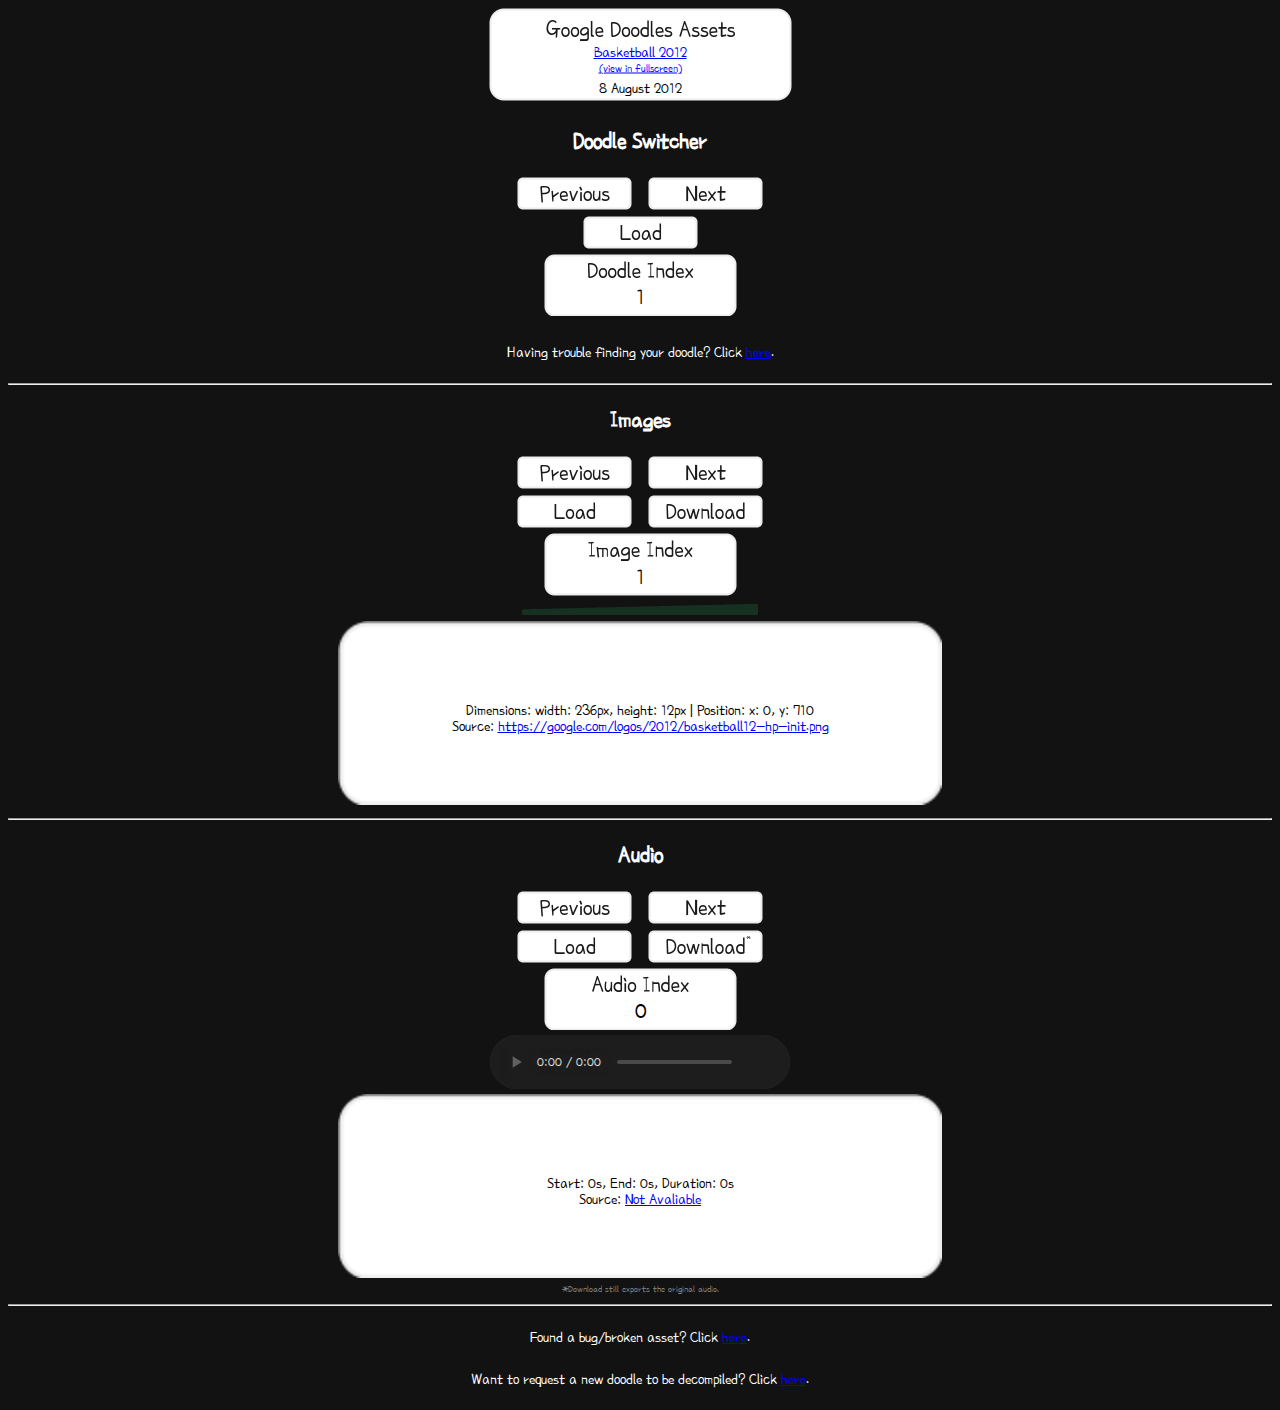
<file: google/index.html>
<!DOCTYPE html>
<html>
	<head>
		<meta charset="UTF-8">
		<title>Google Doodle Assets</title>
	</head>

	<body>
		<div class="doodleBackground">
			<img src="./assets/main/title.png" alt="Title">
			<div class="doodleName"><a id="doodleSourceAnchor"><span id="doodleSource"></span></a></div>
			<div class="doodleFullScreen"><a id="doodleFullScreen">(view in fullscreen)</a></div>
			<div class="doodleDate"><span id="doodleDate"></span></div>
		</div>

		<div><h2>Doodle Switcher</h2></div>

		<div>
			<button class="previousDoodle"><img src="./assets/main/previous.png" alt="Previous"></button>
			<button class="nextDoodle"><img src="./assets/main/next.png" altt="Next"></button>
		</div>
		<div><button class="loadDoodle"><img src="./assets/main/load.png" alt="Load"></button></div>

		<div class="inputBackground">
			<img src="./assets/main/inputDoodle.png" alt="Input">
			<div class="inputBox"><input type="number" id="doodleIndex"></div>
		</div>
		
		<h4>Having trouble finding your doodle? Click <a href="tracker.html">here</a>.</h4>

		<hr>

		<div><h2>Images</h2></div>

		<div>
			<button class="previousImage"><img src="./assets/main/previous.png" alt="Previous"></button>
			<button class="nextImage"><img src="./assets/main/next.png" alt="Next"></button>
		</div>
		<div>
			<button class="loadImage"><img src="./assets/main/load.png" alt="Load"></button>
			<button class="downloadImage"><img src="./assets/main/downloadImage.png" alt="Download"></button>
		</div>

		<div class="inputBackground">
			<img src="./assets/main/inputImage.png" alt="Input">
			<div class="inputBox"><input type="number" id="imageIndex"></div>
		</div>

		<canvas id="image"></canvas>

		<div class="informationBackground">
			<img src="./assets/main/information.png" alt="Information">
			<div class="informationImageProperties">
				Dimensions: 
					width: <span id="imageWidth"></span>px, 
					height: <span id="imageHeight"></span>px | 
				Position: 
					x: <span id="imageX"></span>, 
					y: <span id="imageY"></span>
			</div>

			<div class="informationImageSource">
				Source: <a id="imageSourceAnchor"><span id="imageSource"></span></a>
			</div>
		</div>

		<hr>

		<div><h2>Audio</h2></div>

		<div>
			<button class="previousAudio"><img src="./assets/main/previous.png" alt="Previous"></button>
			<button class="nextAudio"><img src="./assets/main/next.png" alt="Next"></button>
		</div>
		<div>
			<button class="loadAudio"><img src="./assets/main/load.png" alt="Load"></button>
			<button class="downloadAudio"><img src="./assets/main/downloadAudio.png" alt="Download"></button>
		</div>

		<div class="inputBackground">
			<img src="./assets/main/inputAudio.png" alt="Input">
			<div class="inputBox"><input type="number" id="audioIndex"></div>
		</div>

		<audio id="audio" preload="auto" controls controlsList="nodownload noplaybackrate" autoplay></audio>

		<div class="informationBackground">
			<img src="./assets/main/information.png" alt="Information">
			<div class="informationAudioProperties">
				Start: 
					<span id="audioStart"></span>s, 
				End: 
					<span id="audioEnd"></span>s, 
				Duration:
					<span id="audioDuration"></span>s
			</div>
			
			<div class="informationAudioSource">
				Source: <a id="audioSourceAnchor"><span id="audioSource"></span></a>
			</div>
		</div>

		<div class="notice">*Download still exports the original audio.</div>
		
		<hr>
		
		<h4>Found a bug/broken asset? Click <a href="https://github.com/Praquron/praquron.github.io/issues/new">here</a>.</h4>
		<h4>Want to request a new doodle to be decompiled? Click <a href="submission.html">here</a>.</h4>

		<link rel="stylesheet" href="styles.css">
		<script src="data.js"></script>
		<script src="scripts.js"></script>
	</body>
</html>
</file>
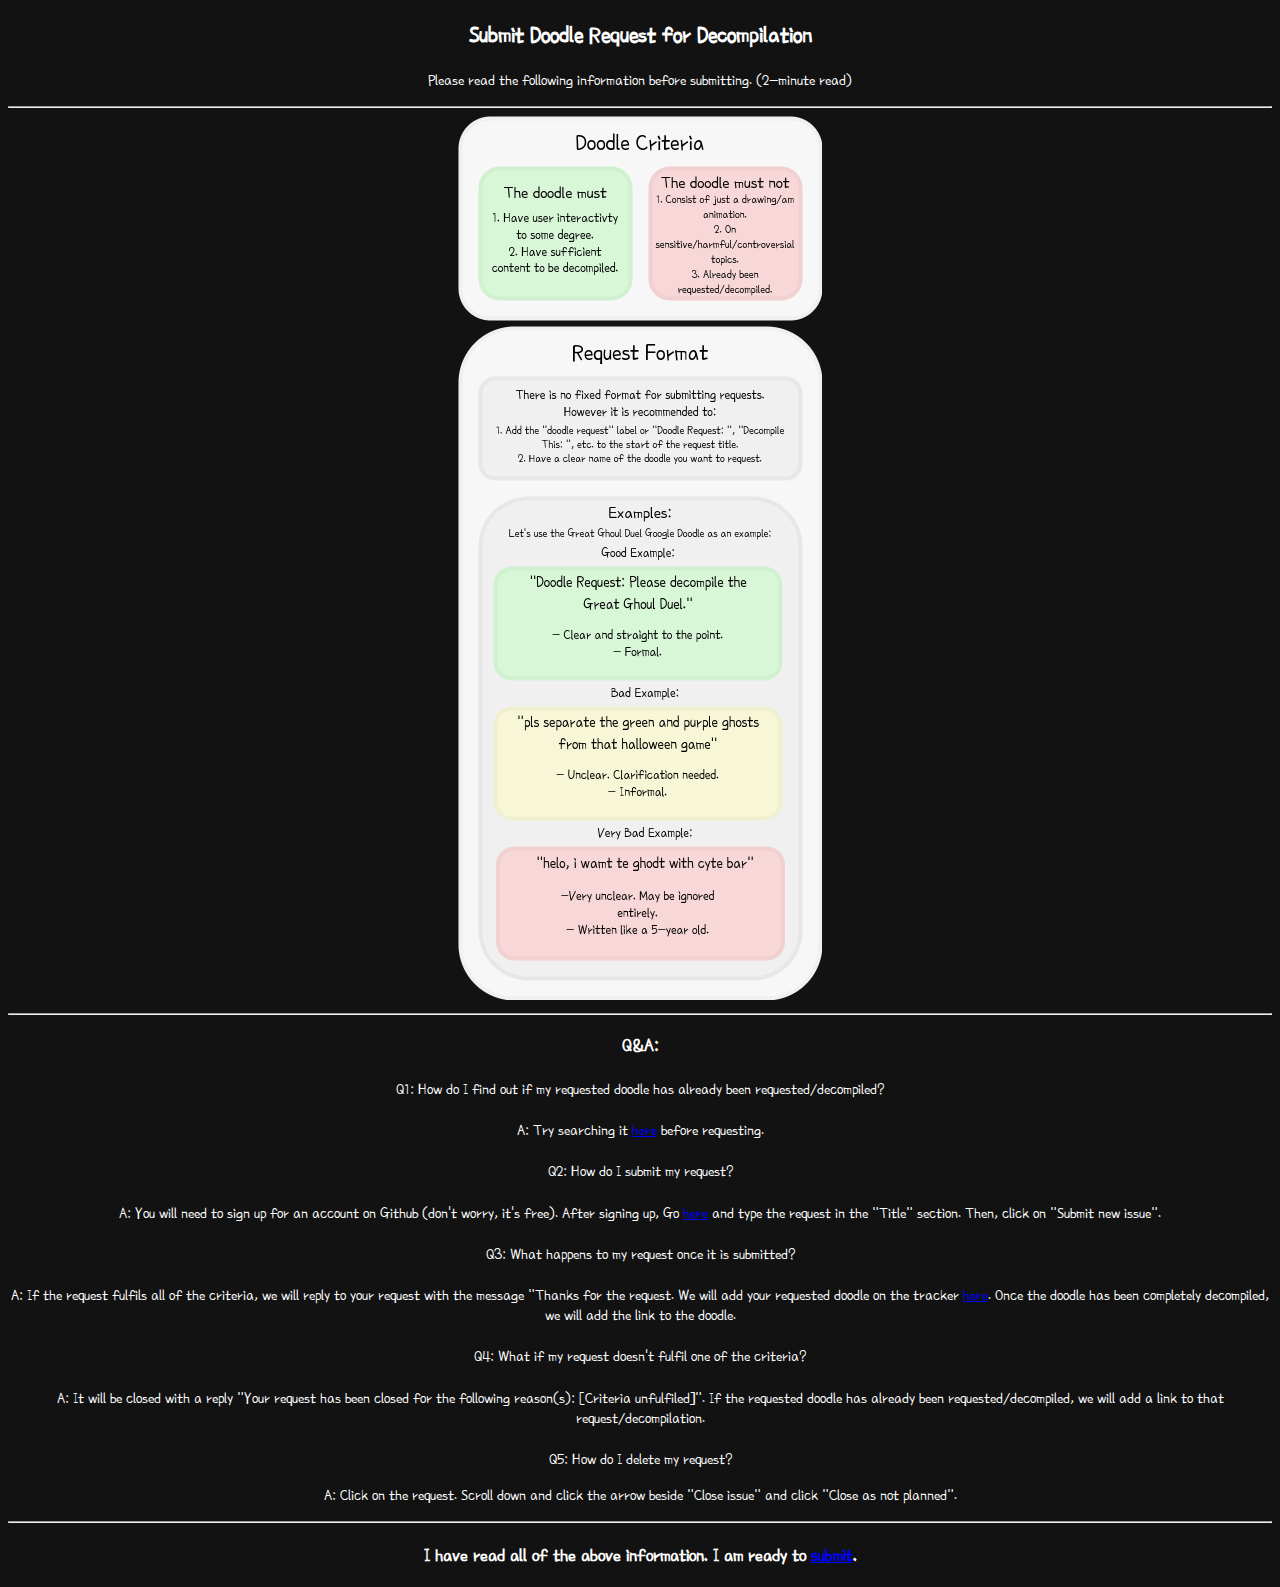
<file: google/submission.html>
<!DOCTYPE html>
<html>
	<head>
		<meta charset="UTF-8">
		<title>Submit Doodle Request for Decompilation</title>
	</head>
	
	<body>
		<div class="tracker">
			<h2>Submit Doodle Request for Decompilation</h2>
			<p>Please read the following information before submitting. (2-minute read)</p>

			<hr>
			
			<div><img src="./assets/main/doodle.png" alt="Doodle Criteria"></div>
			<div><img src="./assets/main/request.png" alt="Request Format"></div>

			<hr>

			<h3>Q&A: </h3>
				<h4>Q1: How do I find out if my requested doodle has already been requested/decompiled?</h4>
					<p>A: Try searching it <a href="tracker.html">here</a> before requesting.</p>

				<h4>Q2: How do I submit my request?</h4>
					<p>A: You will need to sign up for an account on Github (don't worry, it's free). After signing up, Go <a href="https://github.com/Praquron/praquron.github.io/issues/new">here</a> and type the request in the "Title" section. Then, click on "Submit new issue".</p>	

				<h4>Q3: What happens to my request once it is submitted?</h4>
					<p>A: If the request fulfils all of the criteria, we will reply to your request with the message "Thanks for the request. We will add your requested doodle on the tracker <a href="https://praquron.github.com/google/tracker.html">here</a>. Once the doodle has been completely decompiled, we will add the link to the doodle.</p>

				<h4>Q4: What if my request doesn't fulfil one of the criteria?</h4>
					<p>A: It will be closed with a reply "Your request has been closed for the following reason(s): [Criteria unfulfiled]". If the requested doodle has already been requested/decompiled, we will add a link to that request/decompilation.<p>

				<h4>Q5: How do I delete my request?</4>
					<p>A: Click on the request. Scroll down and click the arrow beside "Close issue" and click "Close as not planned".</p>

			<hr>

			<h3>I have read all of the above information. I am ready to <a href="https://github.com/Praquron/praquron.github.io/issues/new">submit</a>.</h3>
		</div>
			
		<link rel="stylesheet" href="styles.css">
	</body>
</html>
</file>
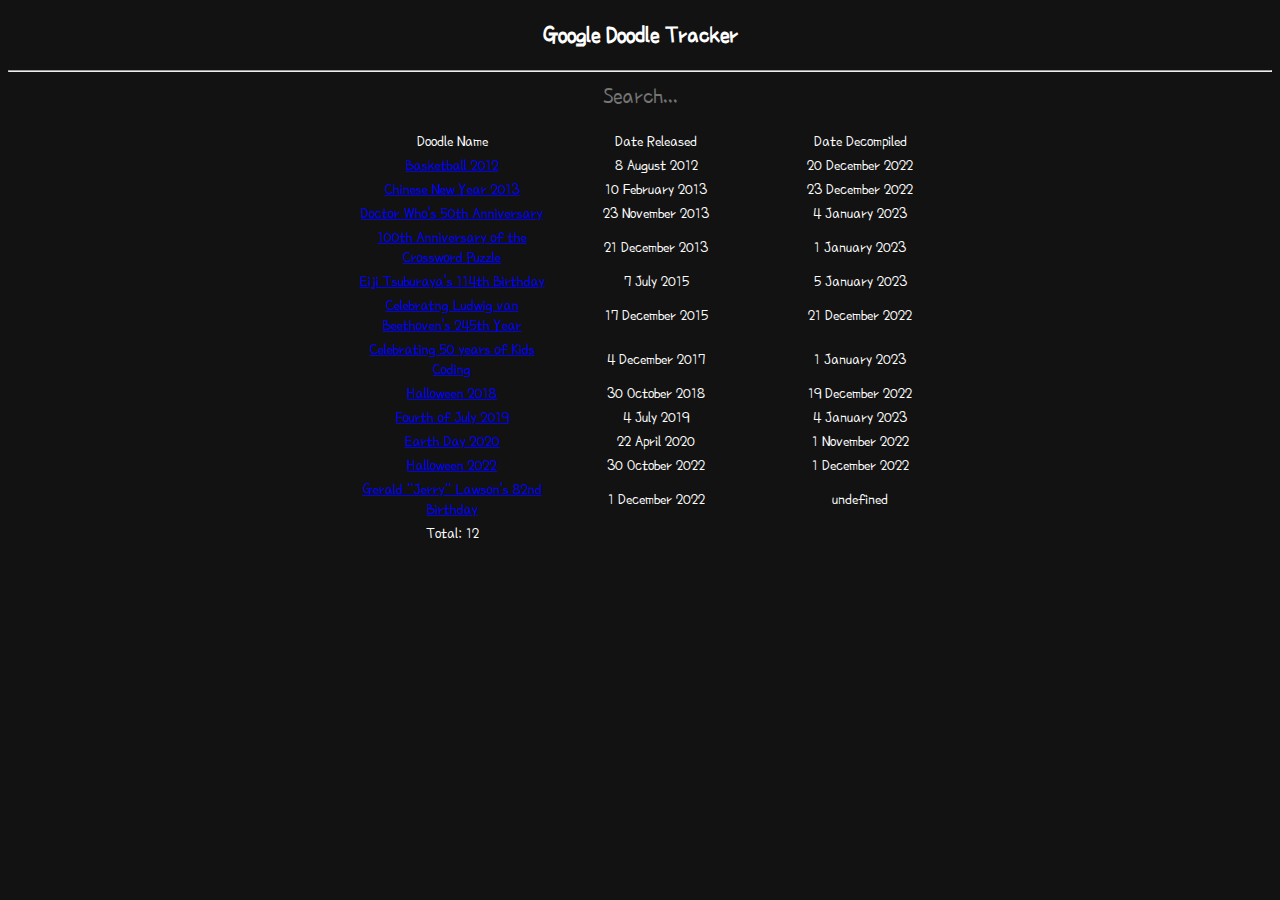
<file: google/tracker.html>
<!DOCTYPE html>
<html>
	<head>
		<meta charset="UTF-8">
		<title>Google Doodle Tracker</title>
	</head>
	
	<body>
		<h2>Google Doodle Tracker</h2>
		
		<hr>
		
		<div class="search">
			<input class="searchInput" id="searchInput" type="text" placeholder="Search...">
			<table id="doodles"></table>
		</div>
		
		<link rel="stylesheet" href="styles.css">
		<script src="data.js"></script>
		<script src="tracker.js"></script>
	</body>
</html>
</file>
<file: google/styles.css>
@import url(https://fonts.googleapis.com/css?family=Poor+Story);

html {
	color-scheme: dark;
	margin: 0;
	padding: 0;
	color: transparent;
	border: none;
	border-color: transparent;
	background: none;
	background-color: transparent;
	outline: none;
	text-align: center;
	text-decoration: none;
	font-family: "Poor Story";
	font-size: auto;
	font-weight: normal;
}

a {
	max-width: 100vw;
	color: blue;
	text-align: center;
}
a:link {
	color: blue;
}
a:visited {
	color: indigo;
}
a:hover {
	text-decoration: underline;
}
a:active {
	color: red;
	text-decoration: underline;
}

audio::-webkit-media-controls-panel {
	background-color: rgb(29, 29, 29);
}
audio::-webkit-media-controls-play-button {
	border-radius: 50%;
}
audio::-webkit-media-controls-play-button:hover {
	background-color: rgb(38, 38, 38);
}
audio::-webkit-media-controls-mute-button {
	display: none;
	-webkit-appearance: none;
	margin: 0;
}
audio::-webkit-media-controls-volume-slider {
	display: none;
	-webkit-appearance: none;
	margin: 0;
}
audio::-webkit-media-controls-current-time-display {
	font-family: "Poor Story";
}
audio::-webkit-media-controls-time-remaining-display {
	font-family: "Poor Story";
}

button {
	color: transparent;
	border: none;
	border-color: transparent;
	background: none;
	background-color: transparent;
	outline: none;
	cursor: pointer;
}

div.wrapper {
	display: flex;
	flex-direction: column;
}

h2 {
	color: white;
	font-weight: bold;
}
h4 {
	color: white;
	font-weight: normal;
}

input {
	width: 160px;
	max-width: 100vw;
	color: black;
	border: none;
	border-color: transparent;
	background: none;
	background-color: transparent;
	outline: none;
	text-align: center;
	font-family: "Poor Story";
	font-size: 24px;
}
input::-webkit-outer-spin-button {
	display: none;
	-webkit-appearance: none;
	margin: 0;
}
input::-webkit-inner-spin-button {
	display: none;
	-webkit-appearance: none;
	margin: 0;
}

span {
	max-width: 100vw;
	border: none;
	border-color: transparent;
	background: none;
	background-color: transparent;
	outline: none;
	text-align: center;
	font-family: "Poor Story";
}

table {
	margin: 16px;
	position: absolute;
	transform: translateX(-50%);
	left: 50%;
}
table td:nth-child(1) {
	min-width: 200px;
}
table td:nth-child(2) {
	min-width: 200px;
}
table td:nth-child(3) {
	min-width: 200px;
}

.inputBackground {
	position: relative;
	max-width: 100vw;
}
.inputBox {
	position: absolute;
	transform: translate(-50%, 50%);
	left: 50%;
	bottom: 24px;
	width: 100%;
	color: transparent;
	border: none;
	border-color: none;
	outline: none;
	background: none;
	background-color: transparent; 
}

.doodleBackground {
	position: relative;
	max-width: 100vw;
}
.doodleName {
	position: absolute;
	transform: translate(-50%, 50%);
	left: 50%;
	bottom: 54px;
	width: 300px;
	max-width: 100vw;
	font-size: 16px;
}
.doodleFullScreen {
	position: absolute;
	transform: translate(-50%, 50%);
	left: 50%;
	bottom: 38px;
	width: 300px;
	max-width: 100vw;
	font-size: 12px;
}
.doodleDate {
	position: absolute;
	transform: translate(-50%, 50%);
	left: 50%;
	bottom: 18px;
	width: 300px;
	max-width: 100vw;
	color: black;
	font-size: 16px;
}

.informationBackground {
	position: relative;
	max-width: 100vw;
}
.informationImageProperties {
	position: absolute;
	transform: translate(-50%, 50%);
	left: 50%;
	bottom: 100px;
	width: 600px;
	max-width: 100vw;
	color: black;
	font-size: 16px;
}
.informationImageSource {
	position: absolute;
	transform: translate(-50%, 50%);
	left: 50%;
	bottom: 84px;
	width: 600px;
	max-width: 100vw;
	color: black;
	font-size: 16px;
}
.informationAudioProperties {
	position: absolute;
	transform: translate(-50%, 50%);
	left: 50%;
	bottom: 100px;
	width: 600px;
	max-width: 100vw;
	color: black;
	font-size: 16px;
}
.informationAudioSource {
	position: absolute;
	transform: translate(-50%, 50%);
	left: 50%;
	bottom: 84px;
	width: 600px;
	max-width: 100vw;
	color: black;
	font-size: 16px;
}

.notice {
	color: gray;
	font-size: 10px;
}

.tracker {
	color: white;
}

.search {
	color: white;
}

.searchInput {
	color: white;
}
</file>
